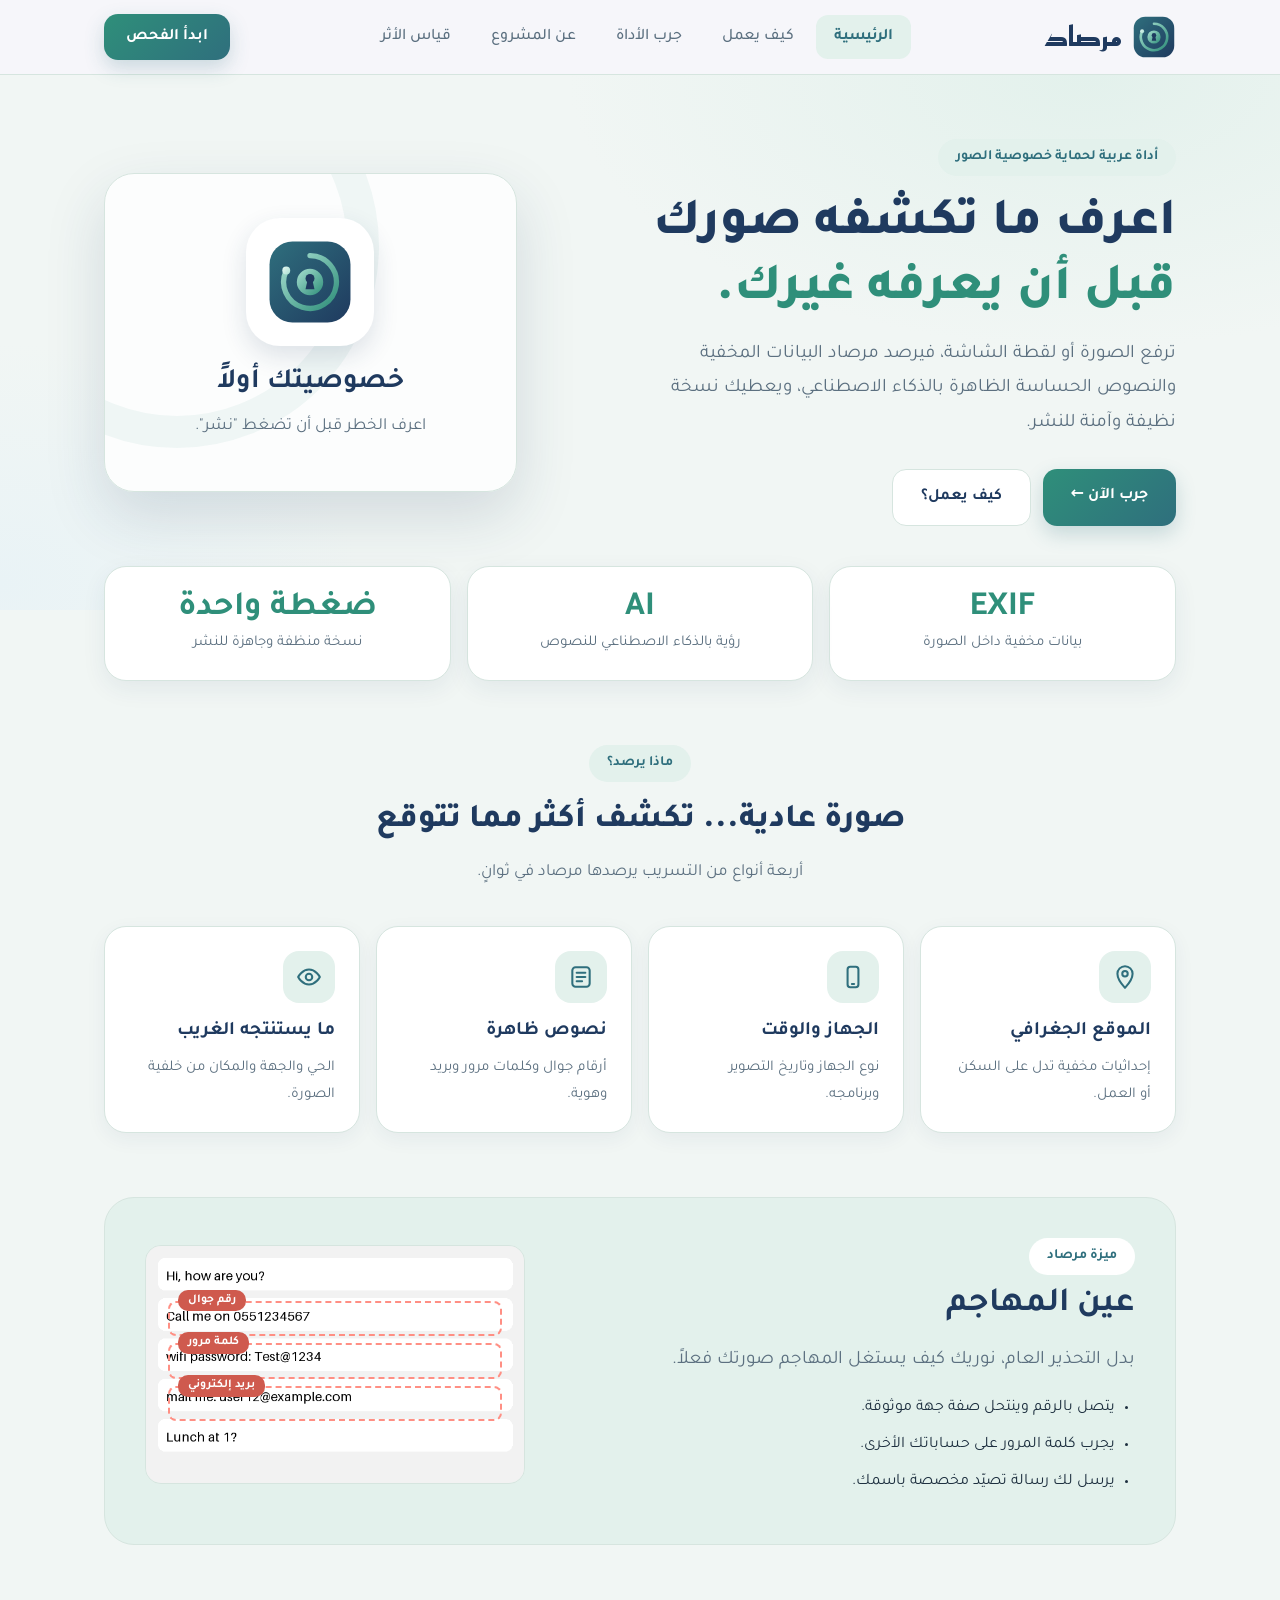
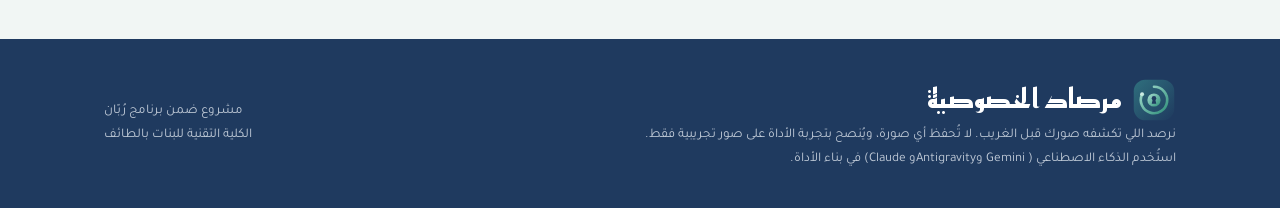
<file: index.html>
<!DOCTYPE html>
<html lang="ar" dir="rtl">

<head>
    <meta charset="utf-8">
    <meta name="viewport" content="width=device-width,initial-scale=1">
    <title>مرصاد الخصوصية</title>
    <link rel="icon" href="logo.svg">
    <link rel="stylesheet" href="style.css?v=20261123">
    <link
        href="https://fonts.googleapis.com/css2?family=Tajawal:wght@400;500;700;800&family=Reem+Kufi:wght@500;700&display=swap"
        rel="stylesheet">
</head>

<body>
    <nav>
        <div class="wrap in"><a class="brand" href="index.html"><img src="logo.svg" alt="">مرصاد</a>
            <div class="links"><a href="index.html" class="on">الرئيسية</a><a href="how.html" class="">كيف يعمل</a><a
                    href="tool.html" class="">جرب الأداة</a><a href="about.html" class="">عن المشروع</a><a
                    href="eval.html" class="">قياس الأثر</a><a class="mcta" href="tool.html">ابدأ الفحص</a></div><a
                class="btn p" href="tool.html" style="padding:9px 22px">ابدأ الفحص</a><button class="menu" type="button"
                aria-label="القائمة" aria-expanded="false">&#9776;</button>
        </div>
    </nav>
    <header class="hero">
        <div class="wrap grid2">
            <div><span class="pill">أداة عربية لحماية خصوصية الصور</span>
                <h1>اعرف ما تكشفه صورك<br><span>قبل أن يعرفه غيرك</span><em>.</em></h1>
                <p class="lead">ترفع الصورة أو لقطة الشاشة، فيرصد مرصاد البيانات المخفية والنصوص الحساسة الظاهرة بالذكاء
                    الاصطناعي، ويعطيك نسخة نظيفة وآمنة للنشر.</p>
                <div class="cta"><a class="btn p" href="tool.html">جرب الآن &#8592;</a><a class="btn s"
                        href="how.html">كيف يعمل؟</a></div>
            </div>
            <div class="fc">
                <div class="tile"><img src="logo.svg" alt=""></div>
                <h3>خصوصيتك أولاً</h3>
                <p>اعرف الخطر قبل أن تضغط "نشر".</p>
            </div>
        </div>
    </header>
    <div class="wrap">
        <div class="stats">
            <div class="stat"><b>EXIF</b><span>بيانات مخفية داخل الصورة</span></div>
            <div class="stat"><b>AI</b><span>رؤية بالذكاء الاصطناعي للنصوص</span></div>
            <div class="stat"><b>ضغطة واحدة</b><span>نسخة منظفة وجاهزة للنشر</span></div>
        </div>
    </div>
    <section>
        <div class="wrap">
            <div class="sh"><span class="pill">ماذا يرصد؟</span>
                <h2>صورة عادية... تكشف أكثر مما تتوقع</h2>
                <p>أربعة أنواع من التسريب يرصدها مرصاد في ثوانٍ.</p>
            </div>
            <div class="g4">
                <div class="cd">
                    <div class="ic"><svg viewBox="0 0 24 24">
                            <path d="M12 22s7-7.5 7-13a7 7 0 0 0-14 0c0 5.5 7 13 7 13z" />
                            <circle cx="12" cy="9" r="2.5" />
                        </svg></div>
                    <h4>الموقع الجغرافي</h4>
                    <p>إحداثيات مخفية تدل على السكن أو العمل.</p>
                </div>
                <div class="cd">
                    <div class="ic"><svg viewBox="0 0 24 24">
                            <rect x="7" y="2.5" width="10" height="19" rx="2.5" />
                            <path d="M11 18.5h2" />
                        </svg></div>
                    <h4>الجهاز والوقت</h4>
                    <p>نوع الجهاز وتاريخ التصوير وبرنامجه.</p>
                </div>
                <div class="cd">
                    <div class="ic gold"><svg viewBox="0 0 24 24">
                            <rect x="4" y="3" width="16" height="18" rx="3" />
                            <path d="M8 8h8M8 12h8M8 16h5" />
                        </svg></div>
                    <h4>نصوص ظاهرة</h4>
                    <p>أرقام جوال وكلمات مرور وبريد وهوية.</p>
                </div>
                <div class="cd">
                    <div class="ic gold"><svg viewBox="0 0 24 24">
                            <path d="M2 12s3.6-7 10-7 10 7 10 7-3.6 7-10 7S2 12 2 12z" />
                            <circle cx="12" cy="12" r="3" />
                        </svg></div>
                    <h4>ما يستنتجه الغريب</h4>
                    <p>الحي والجهة والمكان من خلفية الصورة.</p>
                </div>
            </div>
        </div>
    </section>
    <section style="padding-top:0">
        <div class="wrap">
            <div class="atk">
                <div class="grid2">
                    <div><span class="pill" style="background:rgba(255,255,255,.15);color:var(--light)">ميزة
                            مرصاد</span>
                        <h2>عين المهاجم</h2>
                        <p class="lead">بدل التحذير العام، نوريك كيف يستغل المهاجم صورتك فعلاً.</p>
                        <ul>
                            <li>يتصل بالرقم وينتحل صفة جهة موثوقة.</li>
                            <li>يجرب كلمة المرور على حساباتك الأخرى.</li>
                            <li>يرسل لك رسالة تصيّد مخصصة باسمك.</li>
                        </ul>
                    </div>
                    <div class="shot"><img
                            src="[data-uri]">
                        <div class="co" style="top:22%;height:14%"><b>رقم جوال</b></div>
                        <div class="co" style="top:39%;height:14%"><b>كلمة مرور</b></div>
                        <div class="co" style="top:56%;height:14%"><b>بريد إلكتروني</b></div>
                    </div>
                </div>
            </div>
        </div>
    </section>
    <footer>
        <div class="wrap in">
            <div><a class="brand" href="index.html"><img src="logo.svg" alt="">مرصاد الخصوصية</a><small>نرصد اللي تكشفه
                    صورك قبل الغريب. لا تُحفظ أي صورة، ويُنصح بتجربة الأداة على صور تجريبية فقط. استُخدم الذكاء
                    الاصطناعي ( Gemini وAntigravityو Claude) في بناء الأداة.</small></div><small
                style="text-align:left">مشروع ضمن برنامج رُبّان<br>الكلية التقنية للبنات بالطائف<br></small>
        </div>
    </footer>
    <script src="nav.js?v=20261123"></script>
</body>

</html>
</file>
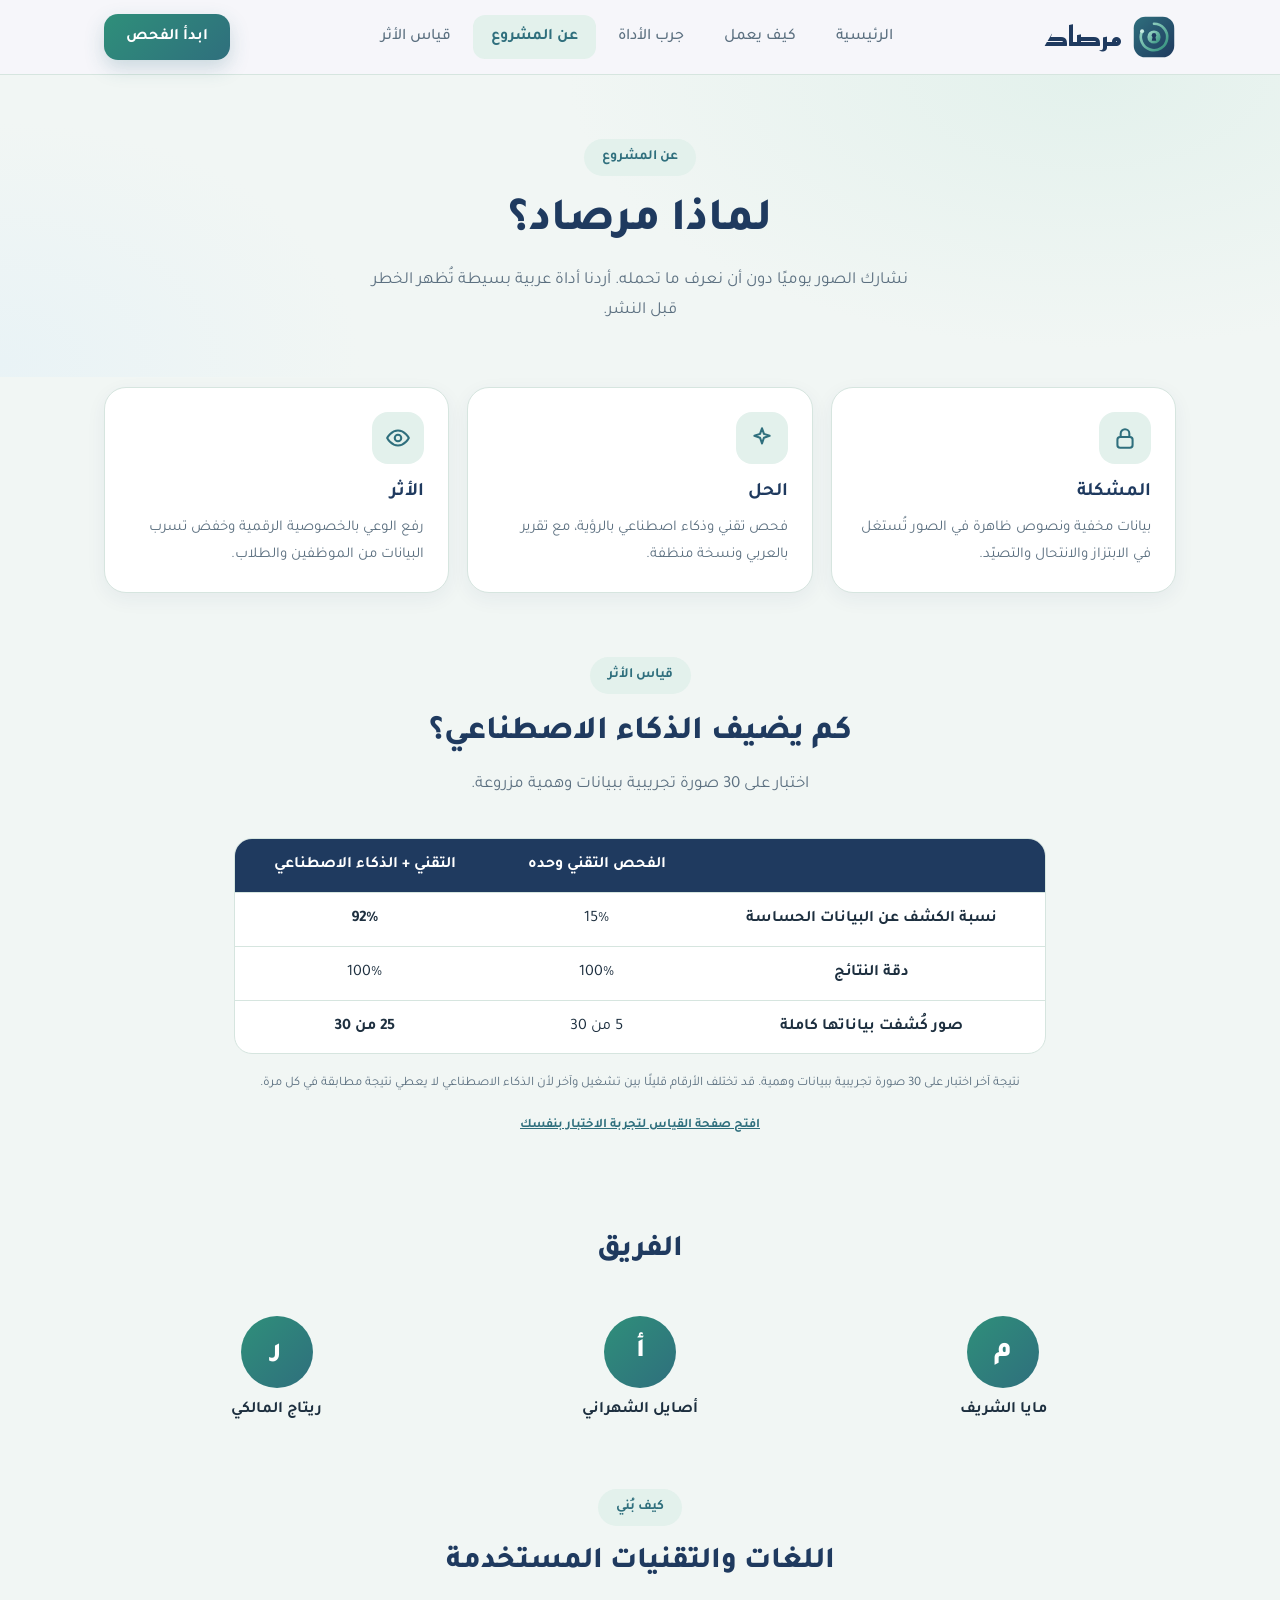
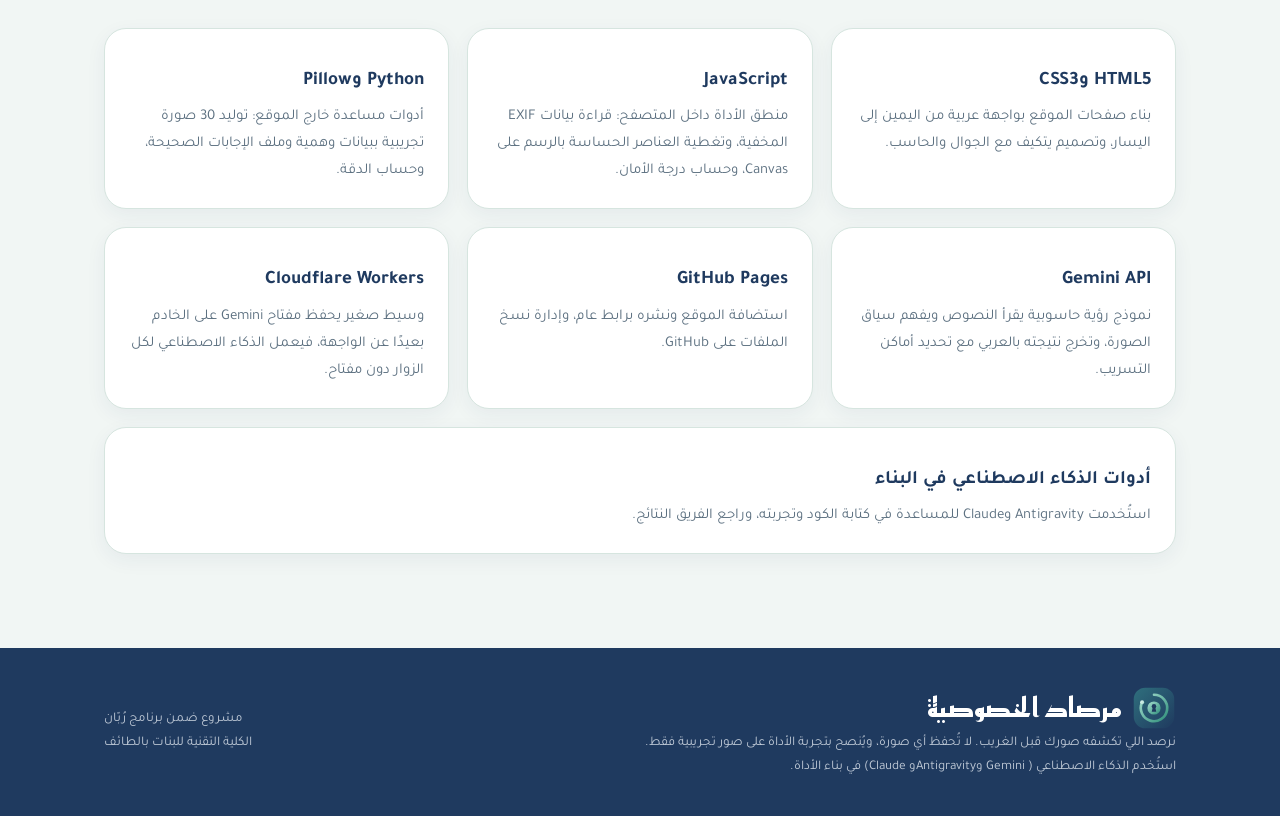
<file: about.html>
<!DOCTYPE html>
<html lang="ar" dir="rtl">
<head>
  <meta charset="utf-8">
  <meta name="viewport" content="width=device-width,initial-scale=1">
  <title>عن المشروع | مرصاد الخصوصية</title>
  <link rel="icon" href="logo.svg">
  <link rel="stylesheet" href="style.css?v=20261123">
  <link href="https://fonts.googleapis.com/css2?family=Tajawal:wght@400;500;700;800&family=Reem+Kufi:wght@500;700&display=swap" rel="stylesheet">
</head>
<body>
  <nav>
    <div class="wrap in">
      <a class="brand" href="index.html"><img src="logo.svg" alt="">مرصاد</a>
      <div class="links">
        <a href="index.html" class="">الرئيسية</a>
        <a href="how.html" class="">كيف يعمل</a>
        <a href="tool.html" class="">جرب الأداة</a>
        <a href="about.html" class="on">عن المشروع</a>
        <a href="eval.html" class="">قياس الأثر</a>
        <a class="mcta" href="tool.html">ابدأ الفحص</a>
      </div>
      <a class="btn p" href="tool.html" style="padding:9px 22px">ابدأ الفحص</a>
      <button class="menu" type="button" aria-label="القائمة" aria-expanded="false">&#9776;</button>
    </div>
  </nav>

  <header class="hero" style="padding-bottom:50px">
    <div class="wrap">
      <div class="sh" style="margin:0 auto">
        <span class="pill">عن المشروع</span>
        <h1 style="font-size:46px">لماذا مرصاد؟</h1>
        <p class="lead" style="margin:auto">نشارك الصور يوميًا دون أن نعرف ما تحمله. أردنا أداة عربية بسيطة تُظهر الخطر قبل النشر.</p>
      </div>
    </div>
  </header>

  <section style="padding-top:10px">
    <div class="wrap">
      <div class="g3">
        <div class="cd">
          <div class="ic">
            <svg viewBox="0 0 24 24">
              <rect x="5" y="11" width="14" height="10" rx="2.5"/>
              <path d="M8 11V8a4 4 0 0 1 8 0v3"/>
            </svg>
          </div>
          <h4>المشكلة</h4>
          <p>بيانات مخفية ونصوص ظاهرة في الصور تُستغل في الابتزاز والانتحال والتصيّد.</p>
        </div>

        <div class="cd">
          <div class="ic">
            <svg viewBox="0 0 24 24">
              <path d="M12 3l1.8 5.2L19 10l-5.2 1.8L12 17l-1.8-5.2L5 10l5.2-1.8z"/>
            </svg>
          </div>
          <h4>الحل</h4>
          <p>فحص تقني وذكاء اصطناعي بالرؤية، مع تقرير بالعربي ونسخة منظفة.</p>
        </div>

        <div class="cd">
          <div class="ic gold">
            <svg viewBox="0 0 24 24">
              <path d="M2 12s3.6-7 10-7 10 7 10 7-3.6 7-10 7S2 12 2 12z"/>
              <circle cx="12" cy="12" r="3"/>
            </svg>
          </div>
          <h4>الأثر</h4>
          <p>رفع الوعي بالخصوصية الرقمية وخفض تسرب البيانات من الموظفين والطلاب.</p>
        </div>
      </div>
    </div>
  </section>

  <section style="padding-top:0">
    <div class="wrap" style="max-width:860px">
      <div class="sh">
        <span class="pill">قياس الأثر</span>
        <h2>كم يضيف الذكاء الاصطناعي؟</h2>
        <p>اختبار على 30 صورة تجريبية ببيانات وهمية مزروعة.</p>
      </div>

      <table class="cmp">
        <tr>
          <th></th>
          <th>الفحص التقني وحده</th>
          <th>التقني + الذكاء الاصطناعي</th>
        </tr>
        <tr>
          <td><b>نسبة الكشف عن البيانات الحساسة</b></td>
          <td>15%</td>
          <td><b>92%</b></td>
        </tr>
        <tr>
          <td><b>دقة النتائج</b></td>
          <td>100%</td>
          <td>100%</td>
        </tr>
        <tr>
          <td><b>صور كُشفت بياناتها كاملة</b></td>
          <td>5 من 30</td>
          <td><b>25 من 30</b></td>
        </tr>
      </table>

      <p class="note">نتيجة آخر اختبار على 30 صورة تجريبية ببيانات وهمية. قد تختلف الأرقام قليلًا بين تشغيل وآخر لأن الذكاء الاصطناعي لا يعطي نتيجة مطابقة في كل مرة.</p>
      <p class="note"><a href="eval.html" style="color:var(--dark2);font-weight:700">افتح صفحة القياس لتجربة الاختبار بنفسك</a></p>
    </div>
  </section>

  <section style="padding-top:0">
    <div class="wrap">
      <div class="sh">
        <h2 style="font-size:30px">الفريق</h2>
      </div>
      <div class="g3">
        <div class="team"><div class="av">م</div><b>مايا الشريف</b></div>
        <div class="team"><div class="av">أ</div><b>أصايل الشهراني</b></div>
        <div class="team"><div class="av">ر</div><b>ريتاج المالكي</b></div>
      </div>
    </div>
  </section>

  <section style="padding-top:0">
    <div class="wrap">
      <div class="sh">
        <span class="pill">كيف بُني</span>
        <h2 style="font-size:30px">اللغات والتقنيات المستخدمة</h2>
      </div>

      <div class="g3">
        <div class="cd">
          <h4>HTML5 وCSS3</h4>
          <p>بناء صفحات الموقع بواجهة عربية من اليمين إلى اليسار، وتصميم يتكيف مع الجوال والحاسب.</p>
        </div>
        <div class="cd">
          <h4>JavaScript</h4>
          <p>منطق الأداة داخل المتصفح: قراءة بيانات EXIF المخفية، وتغطية العناصر الحساسة بالرسم على Canvas، وحساب درجة الأمان.</p>
        </div>
        <div class="cd">
          <h4>Python وPillow</h4>
          <p>أدوات مساعدة خارج الموقع: توليد 30 صورة تجريبية ببيانات وهمية وملف الإجابات الصحيحة، وحساب الدقة.</p>
        </div>
        <div class="cd">
          <h4>Gemini API</h4>
          <p>نموذج رؤية حاسوبية يقرأ النصوص ويفهم سياق الصورة، وتخرج نتيجته بالعربي مع تحديد أماكن التسريب.</p>
        </div>
        <div class="cd">
          <h4>GitHub Pages</h4>
          <p>استضافة الموقع ونشره برابط عام، وإدارة نسخ الملفات على GitHub.</p>
        </div>
        <div class="cd" id="cfcard" hidden>
          <h4>Cloudflare Workers</h4>
          <p>وسيط صغير يحفظ مفتاح Gemini على الخادم بعيدًا عن الواجهة، فيعمل الذكاء الاصطناعي لكل الزوار دون مفتاح.</p>
        </div>
        <div class="cd" style="grid-column:1/-1">
          <h4>أدوات الذكاء الاصطناعي في البناء</h4>
          <p>استُخدمت Antigravity وClaude للمساعدة في كتابة الكود وتجربته، وراجع الفريق النتائج.</p>
        </div>
      </div>
    </div>
  </section>

  <footer>
    <div class="wrap in">
      <div>
        <a class="brand" href="index.html"><img src="logo.svg" alt="">مرصاد الخصوصية</a>
        <small>نرصد اللي تكشفه صورك قبل الغريب. لا تُحفظ أي صورة، ويُنصح بتجربة الأداة على صور تجريبية فقط. استُخدم الذكاء الاصطناعي ( Gemini وAntigravityو Claude) في بناء الأداة.</small>
      </div>
      <small style="text-align:left">
        مشروع ضمن برنامج رُبّان<br>
        الكلية التقنية للبنات بالطائف<br>
      </small>
    </div>
  </footer>

  <script src="nav.js?v=20261123"></script>
  <script src="config.js?v=20261123"></script>
  <script>
    if (window.MIRSAD_CONFIG && window.MIRSAD_CONFIG.proxyUrl) {
      document.getElementById("cfcard").hidden = false;
    }
  </script>
</body>
</html>
</file>
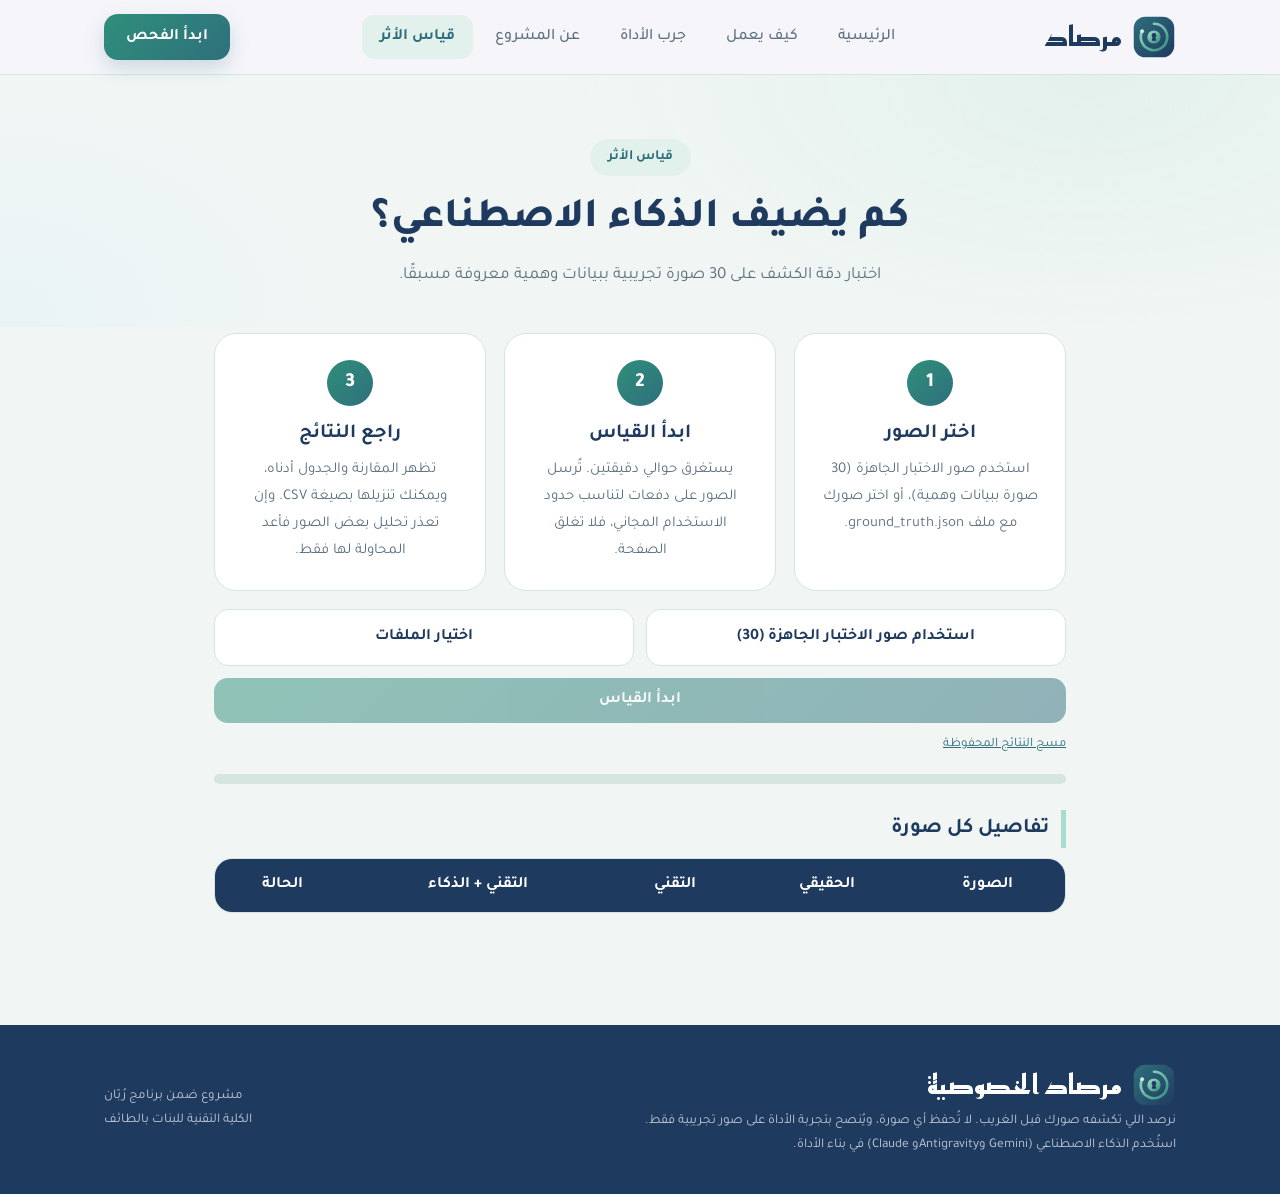
<file: eval.html>
<!DOCTYPE html>
<html lang="ar" dir="rtl">
<head>
  <meta charset="utf-8">
  <meta name="viewport" content="width=device-width,initial-scale=1">
  <title>قياس الأثر | مرصاد الخصوصية</title>
  <link rel="icon" href="logo.svg">
  <link rel="stylesheet" href="style.css?v=20261123">
  <link href="https://fonts.googleapis.com/css2?family=Tajawal:wght@400;500;700;800&family=Reem+Kufi:wght@500;700&display=swap" rel="stylesheet">
</head>
<body>
  <nav>
    <div class="wrap in">
      <a class="brand" href="index.html"><img src="logo.svg" alt="">مرصاد</a>
      <div class="links">
        <a href="index.html" class="">الرئيسية</a>
        <a href="how.html" class="">كيف يعمل</a>
        <a href="tool.html" class="">جرب الأداة</a>
        <a href="about.html" class="">عن المشروع</a>
        <a href="eval.html" class="on">قياس الأثر</a>
        <a class="mcta" href="tool.html">ابدأ الفحص</a>
      </div>
      <a class="btn p" href="tool.html" style="padding:9px 22px">ابدأ الفحص</a>
      <button class="menu" type="button" aria-label="القائمة" aria-expanded="false">&#9776;</button>
    </div>
  </nav>

  <header class="hero" style="padding-bottom:36px">
    <div class="wrap">
      <div class="sh" style="margin:0 auto">
        <span class="pill">قياس الأثر</span>
        <h1 style="font-size:42px">كم يضيف الذكاء الاصطناعي؟</h1>
        <p class="lead" style="margin:auto">اختبار دقة الكشف على 30 صورة تجريبية ببيانات وهمية معروفة مسبقًا.</p>
      </div>
    </div>
  </header>

  <section style="padding-top:6px">
    <div class="wrap" style="max-width:900px">
      <div class="steps" style="margin-bottom:18px">
        <div class="step">
          <div class="num">1</div>
          <h4>اختر الصور</h4>
          <p>استخدم صور الاختبار الجاهزة (30 صورة ببيانات وهمية)، أو اختر صورك مع ملف ground_truth.json.</p>
        </div>
        <div class="step">
          <div class="num">2</div>
          <h4>ابدأ القياس</h4>
          <p>يستغرق حوالي دقيقتين. تُرسل الصور على دفعات لتناسب حدود الاستخدام المجاني، فلا تغلق الصفحة.</p>
        </div>
        <div class="step">
          <div class="num">3</div>
          <h4>راجع النتائج</h4>
          <p>تظهر المقارنة والجدول أدناه، ويمكنك تنزيلها بصيغة CSV. وإن تعذر تحليل بعض الصور فأعد المحاولة لها فقط.</p>
        </div>
      </div>

      <div class="key needkey">
        <span>مفتاح Gemini</span>
        <input id="ekey" type="password" placeholder="الصق المفتاح هنا" autocomplete="off">
      </div>

      <div class="key needkey">
        <span>اسم النموذج</span>
        <input id="emodel" type="text" dir="ltr">
        <button id="esave" class="btn s" type="button" style="padding:8px 20px">حفظ</button>
      </div>

      <div class="erow">
        <button id="useready" class="btn g" type="button">استخدام صور الاختبار الجاهزة (30)</button>
        <label class="btn s" for="files" style="cursor:pointer">اختيار الملفات</label>
        <input id="files" type="file" multiple accept=".jpg,.jpeg,.png,.json" hidden>
      </div>

      <div class="erow">
        <button id="start" class="btn p" type="button" disabled>ابدأ القياس</button>
        <button id="retry" class="btn s" type="button" hidden>إعادة المحاولة</button>
      </div>

      <p class="note" style="text-align:right;margin:10px 0 0">
        <a href="#" id="ereset" style="color:var(--dark2)">مسح النتائج المحفوظة</a>
        <span id="esaved"></span>
      </p>

      <p id="info" class="note" style="text-align:right"></p>

      <div style="background:var(--line);border-radius:10px;height:10px;overflow:hidden;margin:10px 0">
        <div id="bar" style="height:100%;width:0;background:var(--pri);transition:width .4s"></div>
      </div>

      <p id="prog" class="note" style="text-align:right;margin:0 0 16px"></p>

      <div id="sum" hidden></div>

      <h3 class="rh">تفاصيل كل صورة</h3>
      <div style="overflow-x:auto">
        <table class="cmp" id="table">
          <thead>
            <tr>
              <th>الصورة</th>
              <th>الحقيقي</th>
              <th>التقني</th>
              <th>التقني + الذكاء</th>
              <th>الحالة</th>
            </tr>
          </thead>
          <tbody></tbody>
        </table>
      </div>

      <div class="erow center" style="margin-top:18px">
        <button id="csv" class="btn s" type="button" hidden>نزّل النتائج CSV</button>
      </div>
    </div>
  </section>

  <script src="config.js?v=20261123"></script>
  <script src="dataset.js?v=20261123"></script>
  <script src="app.js?v=20261123"></script>
  <script src="eval.js?v=20261123"></script>

  <footer>
    <div class="wrap in">
      <div>
        <a class="brand" href="index.html"><img src="logo.svg" alt="">مرصاد الخصوصية</a>
        <small>نرصد اللي تكشفه صورك قبل الغريب. لا تُحفظ أي صورة، ويُنصح بتجربة الأداة على صور تجريبية فقط. استُخدم الذكاء الاصطناعي (Gemini وAntigravityو Claude) في بناء الأداة.</small>
      </div>
      <small style="text-align:left">
        مشروع ضمن برنامج رُبّان<br>
        الكلية التقنية للبنات بالطائف<br>
      </small>
    </div>
  </footer>

  <script src="nav.js?v=20261123"></script>
</body>
</html>
</file>
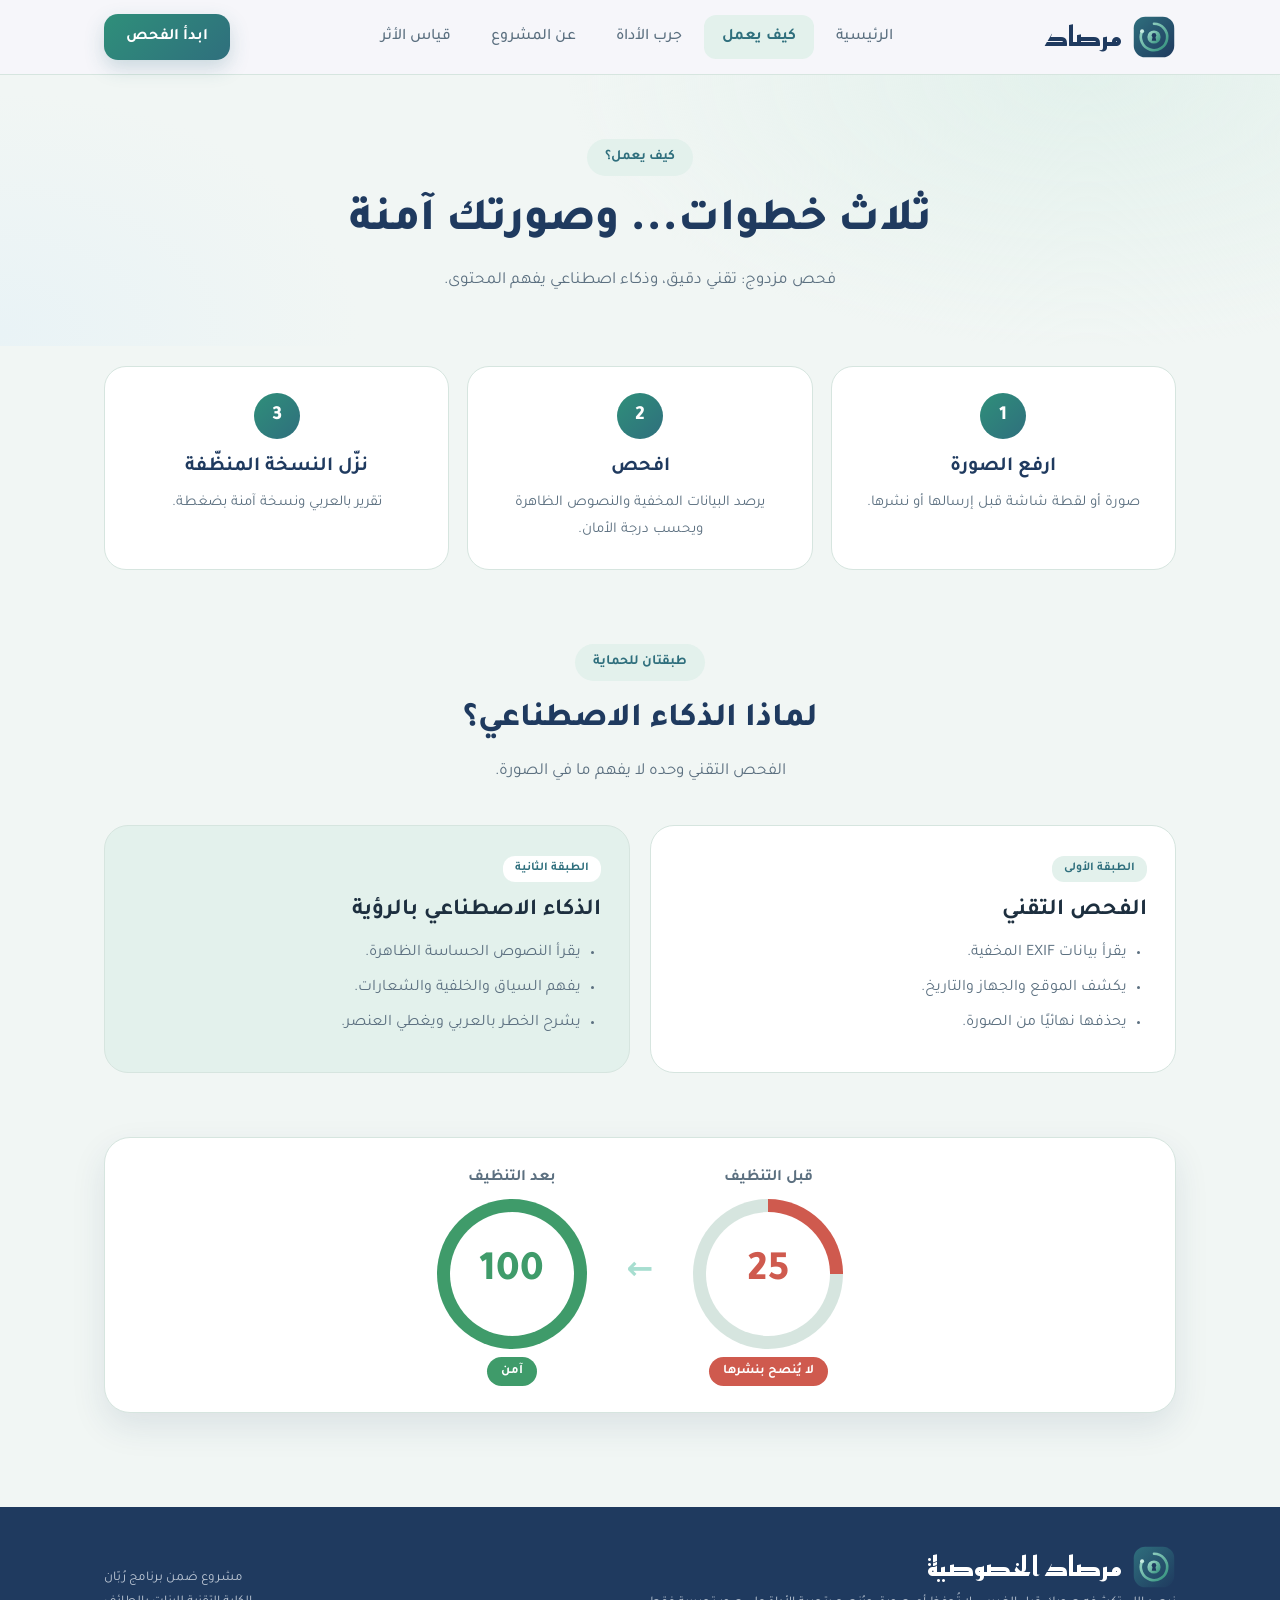
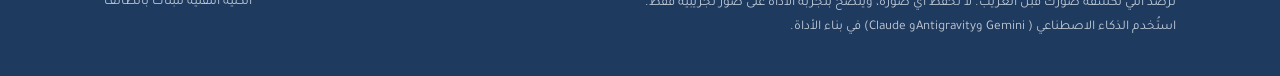
<file: how.html>
<!DOCTYPE html>
<html lang="ar" dir="rtl">
<head>
  <meta charset="utf-8">
  <meta name="viewport" content="width=device-width,initial-scale=1">
  <title>كيف يعمل | مرصاد الخصوصية</title>
  <link rel="icon" href="logo.svg">
  <link rel="stylesheet" href="style.css?v=20261123">
  <link href="https://fonts.googleapis.com/css2?family=Tajawal:wght@400;500;700;800&family=Reem+Kufi:wght@500;700&display=swap" rel="stylesheet">
</head>
<body>
  <nav>
    <div class="wrap in">
      <a class="brand" href="index.html"><img src="logo.svg" alt="">مرصاد</a>
      <div class="links">
        <a href="index.html" class="">الرئيسية</a>
        <a href="how.html" class="on">كيف يعمل</a>
        <a href="tool.html" class="">جرب الأداة</a>
        <a href="about.html" class="">عن المشروع</a>
        <a href="eval.html" class="">قياس الأثر</a>
        <a class="mcta" href="tool.html">ابدأ الفحص</a>
      </div>
      <a class="btn p" href="tool.html" style="padding:9px 22px">ابدأ الفحص</a>
      <button class="menu" type="button" aria-label="القائمة" aria-expanded="false">&#9776;</button>
    </div>
  </nav>

  <header class="hero" style="padding-bottom:50px">
    <div class="wrap">
      <div class="sh" style="margin:0 auto">
        <span class="pill">كيف يعمل؟</span>
        <h1 style="font-size:46px">ثلاث خطوات... وصورتك آمنة</h1>
        <p class="lead" style="margin:auto">فحص مزدوج: تقني دقيق، وذكاء اصطناعي يفهم المحتوى.</p>
      </div>
    </div>
  </header>

  <section style="padding-top:20px">
    <div class="wrap">
      <div class="steps">
        <div class="step">
          <div class="num">1</div>
          <h4>ارفع الصورة</h4>
          <p>صورة أو لقطة شاشة قبل إرسالها أو نشرها.</p>
        </div>
        <div class="step">
          <div class="num">2</div>
          <h4>افحص</h4>
          <p>يرصد البيانات المخفية والنصوص الظاهرة ويحسب درجة الأمان.</p>
        </div>
        <div class="step">
          <div class="num">3</div>
          <h4>نزّل النسخة المنظّفة</h4>
          <p>تقرير بالعربي ونسخة آمنة بضغطة.</p>
        </div>
      </div>
    </div>
  </section>

  <section style="padding-top:10px">
    <div class="wrap">
      <div class="sh">
        <span class="pill">طبقتان للحماية</span>
        <h2>لماذا الذكاء الاصطناعي؟</h2>
        <p>الفحص التقني وحده لا يفهم ما في الصورة.</p>
      </div>

      <div class="g2">
        <div class="layer">
          <span class="tag">الطبقة الأولى</span>
          <h3>الفحص التقني</h3>
          <ul>
            <li>يقرأ بيانات EXIF المخفية.</li>
            <li>يكشف الموقع والجهاز والتاريخ.</li>
            <li>يحذفها نهائيًا من الصورة.</li>
          </ul>
        </div>

        <div class="layer ai">
          <span class="tag">الطبقة الثانية</span>
          <h3>الذكاء الاصطناعي بالرؤية</h3>
          <ul>
            <li>يقرأ النصوص الحساسة الظاهرة.</li>
            <li>يفهم السياق والخلفية والشعارات.</li>
            <li>يشرح الخطر بالعربي ويغطي العنصر.</li>
          </ul>
        </div>
      </div>
    </div>
  </section>

  <section style="padding-top:0">
    <div class="wrap">
      <div class="scores">
        <div class="sc">
          <div class="lb">قبل التنظيف</div>
          <div class="rg" style="background:conic-gradient(var(--bad) 25%,#d6e5df 0)">
            <span style="color:var(--bad)">25</span>
          </div>
          <span class="bd" style="background:var(--bad)">لا يُنصح بنشرها</span>
        </div>

        <div class="ar">&#8592;</div>

        <div class="sc">
          <div class="lb">بعد التنظيف</div>
          <div class="rg" style="background:conic-gradient(var(--ok) 100%,#d6e5df 0)">
            <span style="color:var(--ok)">100</span>
          </div>
          <span class="bd" style="background:var(--ok)">آمن</span>
        </div>
      </div>
    </div>
  </section>

  <footer>
    <div class="wrap in">
      <div>
        <a class="brand" href="index.html"><img src="logo.svg" alt="">مرصاد الخصوصية</a>
        <small>نرصد اللي تكشفه صورك قبل الغريب. لا تُحفظ أي صورة، ويُنصح بتجربة الأداة على صور تجريبية فقط. استُخدم الذكاء الاصطناعي ( Gemini وAntigravityو Claude) في بناء الأداة.</small>
      </div>
      <small style="text-align:left">
        مشروع ضمن برنامج رُبّان<br>
        الكلية التقنية للبنات بالطائف<br>
      </small>
    </div>
  </footer>

  <script src="nav.js?v=20261123"></script>
</body>
</html>
</file>
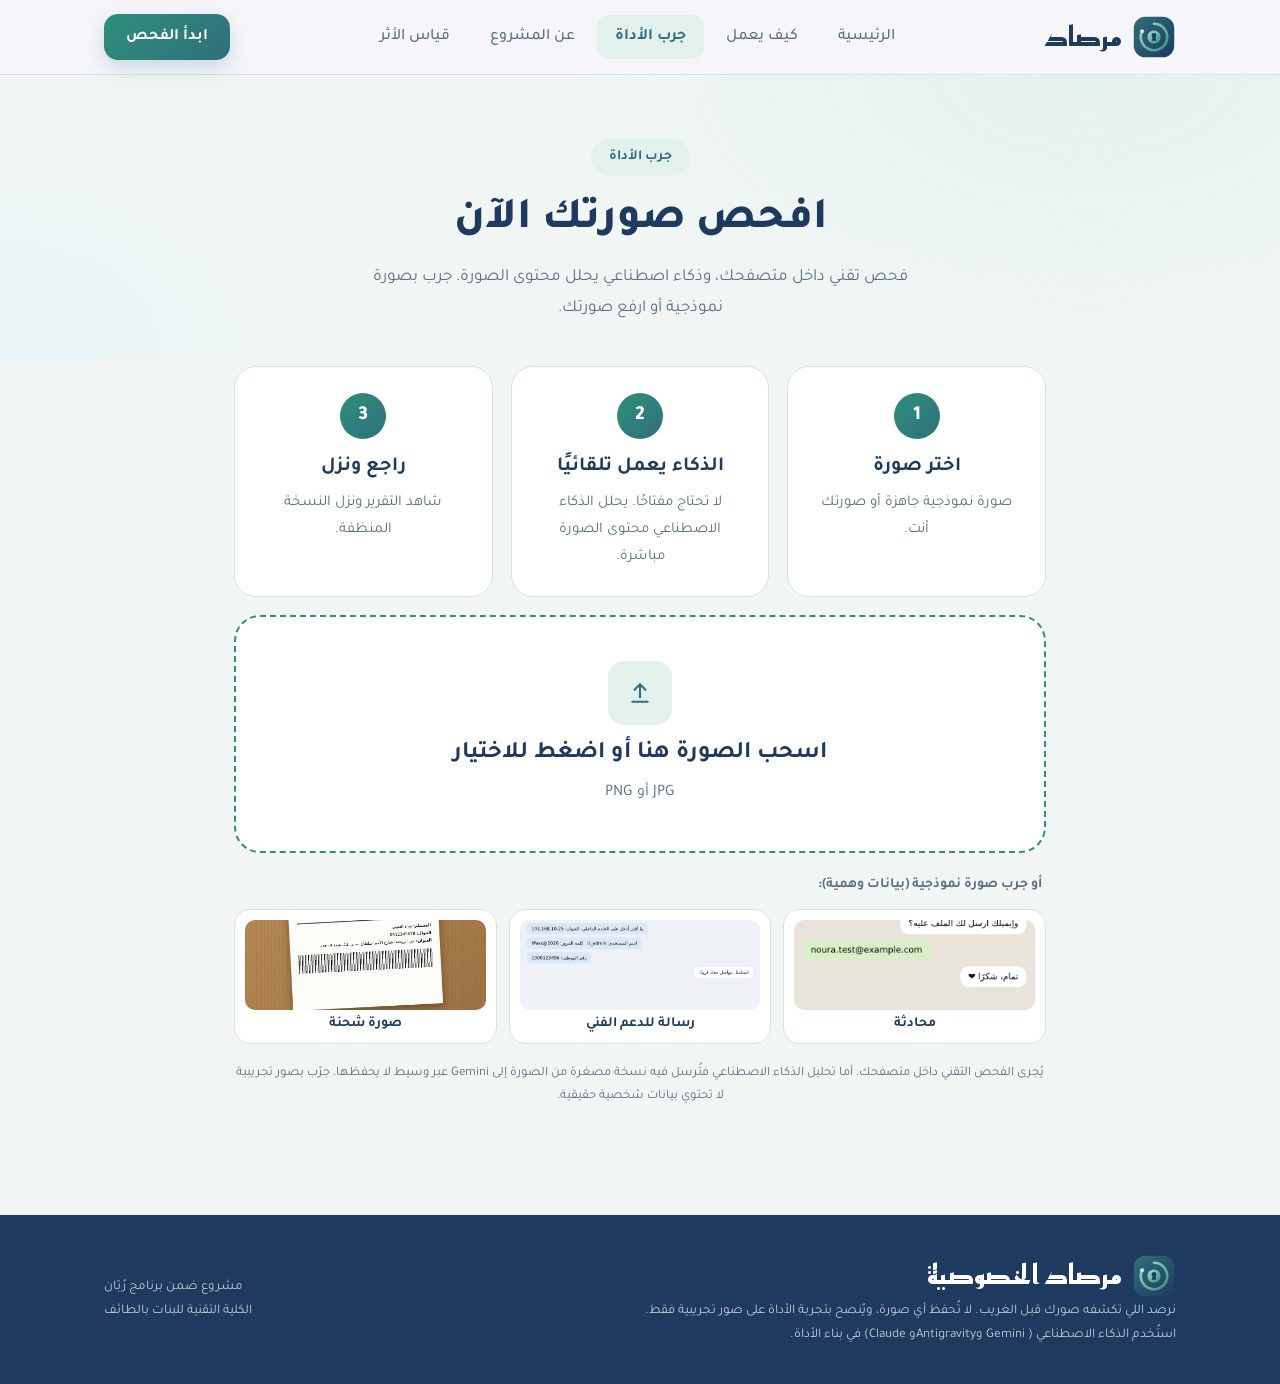
<file: tool.html>
<!DOCTYPE html>
<html lang="ar" dir="rtl">

<head>
    <meta charset="utf-8">
    <meta name="viewport" content="width=device-width,initial-scale=1">
    <title>جرب الأداة | مرصاد الخصوصية</title>
    <link rel="icon" href="logo.svg">
    <link rel="stylesheet" href="style.css?v=20261123">
    <link
        href="https://fonts.googleapis.com/css2?family=Tajawal:wght@400;500;700;800&family=Reem+Kufi:wght@500;700&display=swap"
        rel="stylesheet">
</head>

<body>
    <nav>
        <div class="wrap in"><a class="brand" href="index.html"><img src="logo.svg" alt="">مرصاد</a>
            <div class="links"><a href="index.html" class="">الرئيسية</a><a href="how.html" class="">كيف يعمل</a><a
                    href="tool.html" class="on">جرب الأداة</a><a href="about.html" class="">عن المشروع</a><a
                    href="eval.html" class="">قياس الأثر</a><a class="mcta" href="tool.html">ابدأ الفحص</a></div><a
                class="btn p" href="tool.html" style="padding:9px 22px">ابدأ الفحص</a><button class="menu" type="button"
                aria-label="القائمة" aria-expanded="false">&#9776;</button>
        </div>
    </nav>
    <header class="hero" style="padding-bottom:36px">
        <div class="wrap">
            <div class="sh" style="margin:0 auto"><span class="pill">جرب الأداة</span>
                <h1 style="font-size:44px">افحص صورتك الآن</h1>
                <p class="lead" style="margin:auto">فحص تقني داخل متصفحك، وذكاء اصطناعي يحلل محتوى الصورة. جرب بصورة
                    نموذجية أو ارفع صورتك.</p>
            </div>
        </div>
    </header>
    <section style="padding-top:6px">
        <div class="wrap" style="max-width:860px">
            <div class="steps" style="margin-bottom:18px">
                <div class="step">
                    <div class="num">1</div>
                    <h4>اختر صورة</h4>
                    <p>صورة نموذجية جاهزة أو صورتك أنت.</p>
                </div>
                <div class="step">
                    <div class="num">2</div>
                    <h4 class="needkey">فعل الذكاء (اختياري)</h4>
                    <p class="needkey">الصق مفتاح Gemini المجاني. بدونه يعمل الفحص التقني.</p>
                    <h4 class="proxyonly" hidden>الذكاء يعمل تلقائيًا</h4>
                    <p class="proxyonly" hidden>لا تحتاج مفتاحًا. يحلل الذكاء الاصطناعي محتوى الصورة مباشرة.</p>
                </div>
                <div class="step">
                    <div class="num">3</div>
                    <h4>راجع ونزل</h4>
                    <p>شاهد التقرير ونزل النسخة المنظفة.</p>
                </div>
            </div>
            <details class="atkd needkey" style="margin-bottom:12px">
                <summary>كيف أحصل على مفتاح Gemini مجانًا؟ (دقيقة واحدة)</summary>
                <ol style="margin:8px 0 0;padding-right:20px">
                    <li>افتح <a href="https://aistudio.google.com/apikey" target="_blank" rel="noopener"
                            style="color:var(--dark2);font-weight:700">aistudio.google.com/apikey</a> وسجل بحساب
                        Google.</li>
                    <li>اضغط <b>Create API key</b>.</li>
                    <li>انسخ المفتاح والصقه في الخانة أدناه ثم اضغط <b>حفظ</b>.</li>
                </ol>
                <p style="margin:8px 0 0;color:var(--muted);font-size:13px">يُحفظ المفتاح في متصفحك لهذه الجلسة فقط، ولا
                    يصل إلينا.</p>
            </details>
            <div class="key needkey"><span>مفتاح Gemini</span><input id="key" type="password"
                    placeholder="الصق المفتاح هنا" autocomplete="off"><button id="savekey" class="btn s" type="button"
                    style="padding:8px 20px">حفظ</button></div>
            <div class="keyhint needkey"><span id="keystate">اختياري: يفعل فحص الذكاء الاصطناعي. يُحفظ في هذه الجلسة
                    فقط.</span> · <details style="display:inline">
                    <summary style="display:inline;cursor:pointer;color:var(--dark2)">إعدادات متقدمة</summary>
                    <div class="key" style="margin-top:8px"><span>اسم النموذج</span><input id="model" type="text"
                            dir="ltr"></div>
                </details>
            </div>
            <label class="drop" id="drop" for="file">
                <div class="ic" style="margin:0 auto 6px;width:64px;height:64px"><svg viewBox="0 0 24 24">
                        <path d="M12 16V4M7 9l5-5 5 5M5 20h14" />
                    </svg></div>
                <h3>اسحب الصورة هنا أو اضغط للاختيار</h3>
                <p>JPG أو PNG</p><input id="file" type="file" accept="image/jpeg,image/png" hidden>
            </label>
            <div class="samples-h">أو جرب صورة نموذجية (بيانات وهمية):</div>
            <div id="samples" class="samples"></div>
            <div id="results" hidden></div>
            <p class="note">يُجرى الفحص التقني داخل متصفحك. أما تحليل الذكاء الاصطناعي فتُرسل فيه نسخة مصغرة من الصورة
                إلى Gemini عبر وسيط لا يحفظها. جرّب بصور تجريبية لا تحتوي بيانات شخصية حقيقية.</p>
        </div>
    </section>
    <script src="config.js?v=20261123"></script>
    <script src="samples.js?v=20261123"></script>
    <script src="app.js?v=20261123"></script>
    <footer>
        <div class="wrap in">
            <div><a class="brand" href="index.html"><img src="logo.svg" alt="">مرصاد الخصوصية</a><small>نرصد اللي تكشفه
                    صورك قبل الغريب. لا تُحفظ أي صورة، ويُنصح بتجربة الأداة على صور تجريبية فقط. استُخدم الذكاء
                    الاصطناعي ( Gemini وAntigravityو Claude) في بناء الأداة.</small></div><small
                style="text-align:left">مشروع ضمن برنامج رُبّان<br>الكلية التقنية للبنات بالطائف<br></small>
        </div>
    </footer>
    <script src="nav.js?v=20261123"></script>
</body>

</html>
</file>
<file: style.css>
:root{--dark:#1f3a5f;--dark2:#2f6f7d;--pri:#2f8f7a;--light:#a7ded0;--acc:#e0bb6c;--bg:#f1f6f4;--line:#d6e5df;--text:#1d2f3f;--muted:#5c7080;--tint:#e3f1ec;--sand:#f4efdc;--ok:#3f9b6a;--warn:#d99a3b;--bad:#cf5a4e}
*{box-sizing:border-box}html{scroll-behavior:smooth}
body{margin:0;font-family:'Tajawal','Segoe UI','DejaVu Sans',sans-serif;background:var(--bg);color:var(--text);direction:rtl;line-height:1.8}
.wrap{max-width:1120px;margin:auto;padding:0 24px}
nav{position:sticky;top:0;z-index:10;background:rgba(246,246,251,.88);backdrop-filter:blur(10px);border-bottom:1px solid var(--line)}
nav .in{display:flex;align-items:center;justify-content:space-between;height:74px}
.brand{display:flex;align-items:center;gap:10px;font-family:'Reem Kufi','Tajawal',sans-serif;font-size:27px;font-weight:700;color:var(--dark);text-decoration:none}
.brand img{width:44px;height:44px}
.links{display:flex;gap:4px}.links a{padding:8px 18px;border-radius:12px;color:var(--muted);text-decoration:none;font-weight:500}
.links a.on{background:var(--tint);color:var(--dark2);font-weight:700}
.menu{cursor:pointer;font-family:inherit;display:none;width:44px;height:44px;border-radius:12px;background:#fff;border:1px solid var(--line);align-items:center;justify-content:center;font-size:22px;color:var(--dark)}
.btn{display:inline-block;padding:13px 28px;border-radius:14px;font-weight:700;text-decoration:none;font-size:16px}
.btn.p{background:linear-gradient(135deg,var(--pri),var(--dark2));color:#fff;box-shadow:0 10px 24px rgba(47,111,125,.32)}
.btn.s{background:#fff;color:var(--dark);border:1px solid var(--line)}.btn.g{background:var(--acc);color:#3a2f12}
.hero{position:relative;overflow:hidden;padding:64px 0 84px;background:radial-gradient(800px 420px at 85% 0%,#e3f1ec,transparent 65%),radial-gradient(600px 400px at 0% 95%,#f4efdc,transparent 60%)}
.grid2{display:grid;grid-template-columns:1.2fr .8fr;gap:40px;align-items:center}
.pill{display:inline-block;background:var(--tint);color:var(--dark2);padding:6px 18px;border-radius:20px;font-size:14px;font-weight:700}
h1{font-size:52px;line-height:1.25;margin:18px 0 14px;color:var(--dark);font-weight:800}
h1 span{color:var(--pri)}h1 em{color:var(--acc);font-style:normal}
.lead{font-size:19px;color:var(--muted);max-width:540px;margin:0}.cta{display:flex;gap:12px;margin-top:28px;flex-wrap:wrap}
.fc{position:relative;background:rgba(255,255,255,.82);border:1px solid var(--line);border-radius:30px;padding:30px;text-align:center;box-shadow:0 24px 60px rgba(31,58,95,.15);overflow:hidden}
.fc:before{content:"";position:absolute;width:340px;height:340px;border-radius:50%;border:32px solid rgba(47,143,122,.08);left:-130px;top:-130px}
.tile{position:relative;width:88px;height:88px;margin:0 auto 12px;background:#fff;border-radius:26px;display:flex;align-items:center;justify-content:center;box-shadow:0 10px 26px rgba(31,58,95,.14)}.tile img{width:60px}
.fc h3{position:relative;margin:0;font-size:24px;color:var(--dark)}.fc p{position:relative;margin:4px 0 14px;color:var(--muted)}
.ba{position:relative;display:flex;gap:10px;justify-content:center;align-items:center;margin:8px 0 14px}
.ba img{width:46%;border-radius:12px;border:1px solid var(--line)}.ba i{font-style:normal;color:var(--acc);font-size:26px;font-weight:800}
.chips{position:relative;display:flex;gap:8px;justify-content:center;flex-wrap:wrap}
.chip{padding:5px 14px;border-radius:20px;font-size:13px;font-weight:700;color:#fff}
.chip.o{background:#fff;color:var(--dark);border:1px solid var(--line)}
section{padding:64px 0}.sh{text-align:center;max-width:640px;margin:0 auto 38px}
.sh h2{font-size:33px;margin:10px 0 6px;color:var(--dark);font-weight:800}.sh p{margin:0;color:var(--muted);font-size:17px}
.g4{display:grid;grid-template-columns:repeat(4,1fr);gap:16px}.g3{display:grid;grid-template-columns:repeat(3,1fr);gap:18px}.g2{display:grid;grid-template-columns:1fr 1fr;gap:20px}
.cd{background:#fff;border:1px solid var(--line);border-radius:22px;padding:24px;box-shadow:0 6px 20px rgba(31,58,95,.06)}
.cd h4{margin:12px 0 4px;font-size:19px;color:var(--dark)}.cd p{margin:0;color:var(--muted);font-size:15px}
.ic{width:52px;height:52px;border-radius:16px;background:var(--tint);display:flex;align-items:center;justify-content:center}.ic svg{width:26px;height:26px;fill:none;stroke:var(--dark2);stroke-width:1.9;stroke-linecap:round;stroke-linejoin:round}
.ic.gold{background:var(--sand)}.ic.gold svg{stroke:#1f3a5f}
.stats{display:grid;grid-template-columns:repeat(3,1fr);gap:16px;margin-top:-44px;position:relative}
.stat{background:linear-gradient(160deg,var(--dark),var(--dark2));color:#fff;border-radius:22px;padding:22px;text-align:center;border-bottom:4px solid var(--acc);box-shadow:0 16px 36px rgba(31,58,95,.22)}
.stat b{display:block;font-size:34px;color:var(--light);line-height:1.2}.stat span{font-size:15px;opacity:.9}
.steps{display:grid;grid-template-columns:repeat(3,1fr);gap:18px;position:relative}
.step{background:#fff;border:1px solid var(--line);border-radius:22px;padding:26px;text-align:center}
.num{width:46px;height:46px;border-radius:50%;margin:0 auto 10px;background:linear-gradient(135deg,var(--pri),var(--dark2));color:#fff;font-weight:800;font-size:20px;display:flex;align-items:center;justify-content:center}
.step h4{margin:0 0 4px;font-size:20px;color:var(--dark)}.step p{margin:0;color:var(--muted);font-size:15px}
.layer{background:#fff;border:1px solid var(--line);border-radius:24px;padding:28px}.layer.ai{background:linear-gradient(160deg,var(--dark),var(--dark2));color:#fff;border:0}
.layer h3{margin:0 0 8px;font-size:23px}.layer ul{margin:0;padding:0 20px 0 0;color:var(--muted)}.layer.ai ul{color:#e8eef5}.layer li{margin-bottom:6px}
.tag{display:inline-block;font-size:12px;font-weight:700;padding:2px 12px;border-radius:12px;background:var(--tint);color:var(--dark2);margin-bottom:8px}.layer.ai .tag{background:rgba(255,255,255,.16);color:var(--light)}
.atk{background:linear-gradient(135deg,#1f3a5f,var(--dark) 60%,var(--dark2));color:#fff;border-radius:30px;padding:40px;border-bottom:5px solid var(--acc)}
.atk h2{font-size:34px;margin:0 0 8px}.atk .lead{color:#e8eef5}.atk ul{padding:0 20px 0 0;margin:16px 0 0}.atk li{margin-bottom:8px;color:#f3f6fa}
.shot{position:relative}.shot img{width:100%;border-radius:16px;border:3px solid rgba(255,255,255,.2)}
.co{position:absolute;right:6%;left:6%;border:2px dashed #ff8f84;border-radius:8px}.co b{position:absolute;top:-13px;left:8px;background:#cf5a4e;color:#fff;font-size:12px;padding:0 10px;border-radius:10px}
.drop{background:#fff;border:2px dashed var(--pri);border-radius:26px;padding:44px;text-align:center}.drop h3{margin:8px 0 2px;color:var(--dark);font-size:24px}.drop p{margin:0;color:var(--muted)}
.key{display:flex;gap:10px;background:#fff;border:1px solid var(--line);border-radius:16px;padding:12px 16px;align-items:center;margin:14px 0;color:var(--muted)}
.key div{flex:1;background:var(--bg);border-radius:10px;padding:8px 14px;letter-spacing:3px;color:var(--muted)}
.scores{display:flex;gap:30px;justify-content:center;background:#fff;border:1px solid var(--line);border-radius:26px;padding:26px;box-shadow:0 14px 34px rgba(31,58,95,.1);align-items:center}
.sc{text-align:center;min-width:170px}.lb{font-weight:700;color:var(--muted);margin-bottom:6px}
.rg{width:150px;height:150px;border-radius:50%;margin:0 auto 8px;display:flex;align-items:center;justify-content:center;position:relative}
.rg:before{content:"";position:absolute;inset:13px;background:#fff;border-radius:50%}.rg span{position:relative;font-size:42px;font-weight:800}
.bd{display:inline-block;color:#fff;font-weight:700;font-size:13px;padding:3px 14px;border-radius:20px}.ar{font-size:32px;color:var(--acc);font-weight:800}
.it{background:#fff;border:1px solid var(--line);border-right:6px solid var(--pri);border-radius:14px;padding:11px 16px;margin-bottom:10px}.it b{color:var(--dark)}.it p{margin:3px 0 0;font-size:14px;color:var(--muted)}
.v{color:var(--dark2);font-weight:700;direction:ltr;display:inline-block}.ch{display:inline-block;padding:1px 10px;border-radius:12px;color:#fff;font-size:12px;font-weight:700;margin:0 6px}
.cmp{width:100%;border-collapse:separate;border-spacing:0;background:#fff;border:1px solid var(--line);border-radius:18px;overflow:hidden}.cmp th{background:var(--dark);color:#fff;padding:12px}.cmp td{padding:12px;text-align:center;border-top:1px solid var(--line)}
.team{text-align:center}.av{width:72px;height:72px;border-radius:50%;background:linear-gradient(135deg,var(--light),var(--pri));margin:0 auto 8px}
.tools{display:flex;gap:10px;flex-wrap:wrap;justify-content:center}.tools span{background:#fff;border:1px solid var(--line);padding:7px 20px;border-radius:20px;font-weight:700;color:var(--dark)}
footer{background:var(--dark);color:#e8eef5;padding:36px 0;margin-top:30px;border-top:5px solid var(--acc)}footer .in{display:flex;justify-content:space-between;gap:20px;align-items:center;flex-wrap:wrap}
footer .brand{color:#fff}footer small{opacity:.8;display:block;max-width:560px}
@media(max-width:860px){nav .btn{display:none}.links{display:none}.menu{display:flex}.grid2,.g2,.g3,.steps,.stats{grid-template-columns:1fr}.g4{grid-template-columns:1fr 1fr}h1{font-size:38px}.hero{padding:36px 0 70px}.stats{margin-top:-34px}.sh h2{font-size:28px}.atk{padding:24px}.scores{flex-direction:column}.btn{flex:1;text-align:center}}

/* ===== نسخة هادئة ومريحة للعين: بدون لون لمسة ===== */
:root{--acc:#8cc9b8}
h1 em{color:var(--pri)}
.hero{background:radial-gradient(800px 420px at 85% 0%,#e3f1ec,transparent 65%),radial-gradient(600px 400px at 0% 95%,#e9f3f6,transparent 60%)}
.stat{background:#fff;color:var(--dark);border:1px solid var(--line);box-shadow:0 8px 24px rgba(31,58,95,.07)}
.stat b{color:var(--pri)}.stat span{opacity:1;color:var(--muted)}
.atk{background:var(--tint);color:var(--text);border:1px solid var(--line)}
.atk h2{color:var(--dark)}.atk .lead{color:var(--muted)}.atk li{color:var(--text)}
.atk .pill{background:#fff!important;color:var(--dark2)!important}
.shot img{border:1px solid var(--line)}
.layer.ai{background:var(--tint);color:var(--text);border:1px solid var(--line)}.layer.ai ul{color:var(--muted)}.layer.ai .tag{background:#fff;color:var(--dark2)}
.btn.g{background:#fff;color:var(--dark);border:1px solid var(--line)}
footer{border-top:0}
.ic.gold{background:var(--tint)}.ic.gold svg{stroke:var(--dark2)}
.ar{color:var(--light)}
.fc{padding:44px 30px}.fc:before{border-color:rgba(47,143,122,.06)}
.tile{width:128px;height:128px;border-radius:34px}.tile img{width:88px}
.fc h3{font-size:28px;margin-top:6px}.fc p{font-size:17px;margin-bottom:4px}
.btn,.cd,.step,.it{transition:transform .2s ease,box-shadow .2s ease}
.btn:hover,.cd:hover{transform:translateY(-2px)}
.btn.p{box-shadow:0 8px 20px rgba(47,111,125,.22)}

/* ===== الأداة ===== */
.key input{flex:1;border:0;background:var(--bg);border-radius:10px;padding:9px 14px;font-family:inherit;font-size:15px;color:var(--text);outline:none}.key input:focus{box-shadow:0 0 0 2px var(--light)}
.keyhint{font-size:13px;color:var(--muted);margin:-4px 4px 16px}
.drop{display:block;cursor:pointer;transition:background .2s,border-color .2s}.drop:hover,.drop.over{background:var(--tint);border-color:var(--dark2)}
.samples-h{margin:20px 4px 10px;color:var(--muted);font-weight:700;font-size:14px}
.samples{display:grid;grid-template-columns:repeat(3,1fr);gap:12px}
.sample{background:#fff;border:1px solid var(--line);border-radius:16px;padding:10px;cursor:pointer;font-family:inherit;font-size:14px;color:var(--dark);font-weight:700;transition:transform .2s,box-shadow .2s}
.sample:hover{transform:translateY(-2px);box-shadow:0 8px 20px rgba(31,58,95,.1)}.sample img{width:100%;height:90px;object-fit:cover;border-radius:10px;display:block;margin-bottom:6px}
#results{margin-top:30px}.rh{font-size:21px;color:var(--dark);margin:26px 0 10px;padding-right:12px;border-right:5px solid var(--light)}
.none{background:var(--tint);border-radius:14px;padding:13px 16px;color:var(--dark2);font-weight:700}
.warnbox{background:#fff7e8;border:1px solid #f1dcae;border-radius:14px;padding:13px 16px;color:#7a5a1d}
.busy{display:flex;align-items:center;gap:12px;background:#fff;border:1px solid var(--line);border-radius:14px;padding:14px 18px;color:var(--muted);font-weight:700}
.spin{width:20px;height:20px;border:3px solid var(--line);border-top-color:var(--pri);border-radius:50%;animation:sp .9s linear infinite}@keyframes sp{to{transform:rotate(360deg)}}
.atkd{background:var(--tint);border:1px solid var(--line);border-radius:14px;padding:12px 18px;margin-top:10px}.atkd summary{cursor:pointer;font-weight:700;color:var(--dark)}.atkd li{margin-bottom:6px}
.note{font-size:13px;color:var(--muted);text-align:center;margin-top:18px}
.av{display:flex;align-items:center;justify-content:center;font-size:28px;font-weight:800;color:#fff;background:linear-gradient(135deg,var(--pri),var(--dark2))}
@media(max-width:860px){.samples{grid-template-columns:1fr 1fr}}

/* قائمة الجوال */
.mcta{display:none}
@media(max-width:860px){
  .links.open{display:flex;flex-direction:column;gap:6px;position:absolute;top:74px;right:0;left:0;background:#fff;padding:14px 16px 16px;border-bottom:1px solid var(--line);box-shadow:0 14px 30px rgba(20,40,70,.12)}
  .links.open a{display:block;padding:13px 16px;font-size:17px}
  .links.open .mcta{display:block;text-align:center;background:linear-gradient(135deg,#2f9a82,#2c6e8a);color:#fff;font-weight:700;margin-top:4px}
}

[hidden]{display:none!important}
button.btn{font-family:inherit;cursor:pointer;border:1px solid var(--line)}
button.btn.p{border:0}
.btn:disabled{opacity:.5;cursor:not-allowed;box-shadow:none}
.erow{display:flex;gap:12px;flex-wrap:wrap;margin-top:12px}
.erow .btn{flex:1 1 220px;text-align:center}
.erow.center{justify-content:center}.erow.center .btn{flex:0 1 260px}
</file>
